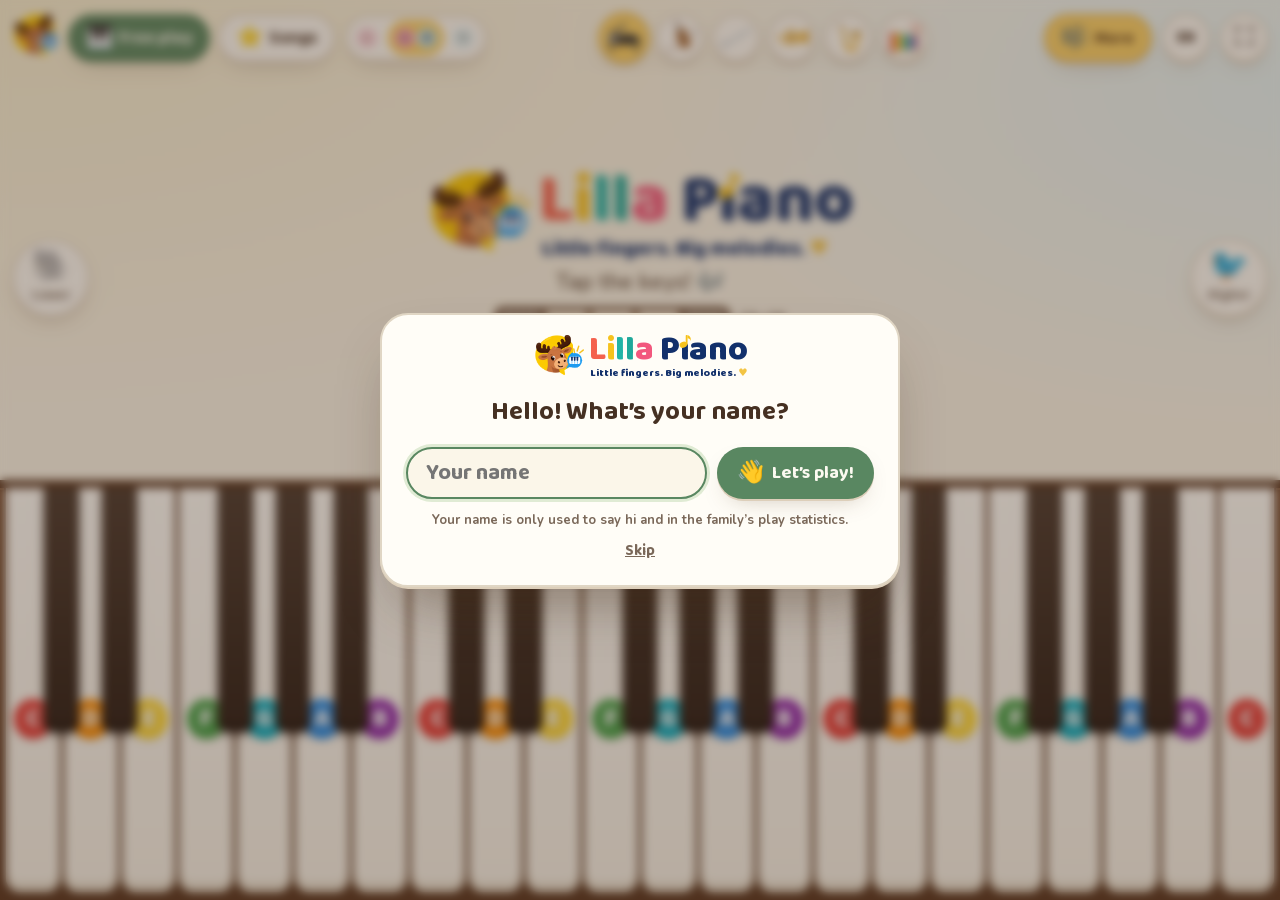
<file: index.html>
<!doctype html>
<html lang="en">
<head>
  <meta charset="utf-8">
  <meta name="viewport" content="width=device-width, initial-scale=1, viewport-fit=cover, user-scalable=no">
  <meta name="theme-color" content="#f8f3e6">
  <meta name="apple-mobile-web-app-capable" content="yes">
  <meta name="mobile-web-app-capable" content="yes">
  <meta name="apple-mobile-web-app-status-bar-style" content="black-translucent">
  <title>Lilla Piano</title>
  <link rel="manifest" href="manifest.webmanifest">
  <link rel="icon" href="icon.svg" type="image/svg+xml">
  <link rel="apple-touch-icon" href="assets/apple-touch-icon.png">
<link rel="preload" href="assets/fonts/Baloo2-latin.woff2" as="font" type="font/woff2" crossorigin>
  <link rel="preload" href="assets/fonts/Nunito-latin.woff2" as="font" type="font/woff2" crossorigin>
  <link rel="stylesheet" href="css/fonts.css">
  <link rel="stylesheet" href="css/style.css">
</head>
<body>
<div id="app" data-view="free">
  <header class="topbar">
    <div class="brand-mini" data-brand-mini></div>
    <nav class="modes">
      <button class="mode-btn" data-go="free" data-i18n-label="free">🎹<span data-i18n="free"></span></button>
      <button class="mode-btn" data-go="library" data-i18n-label="songs">⭐<span data-i18n="songs"></span></button>
    </nav>
    <button class="inst-chip" id="inst-chip" data-i18n-label="chooseInstrument"></button>
    <div class="hand-target" role="radiogroup" data-i18n-label="chooseHands">
      <button role="radio" data-target="L"><span class="tab-badge l" data-i18n="handL"></span></button>
      <button role="radio" data-target="both"><span class="tab-badge l" data-i18n="handL"></span><span class="tab-badge r" data-i18n="handR"></span></button>
      <button role="radio" data-target="R"><span class="tab-badge r" data-i18n="handR"></span></button>
    </div>
    <div class="instruments" id="instruments" role="radiogroup" aria-label="Instrument"></div>
    <button class="more-btn" id="more-inst" data-i18n-label="chooseInstrument">🎼<span data-i18n="more"></span></button>
    <button class="icon-btn lang-btn" id="lang-btn" data-i18n-label="language"></button>
    <button class="icon-btn fs-btn" id="fullscreen-btn" data-i18n-label="fullscreen">⛶</button>
  </header>

  <main class="stage">
    <section class="view view-free">
      <div class="float-area" id="float-area"></div>
      <button class="oct-btn" id="oct-down" data-i18n-label="lower"><span class="oct-emoji">🐘</span><span class="oct-label" data-i18n="lowerShort"></span></button>
      <div class="free-center">
        <div data-brand></div>
        <div class="free-hint" data-i18n="tapKeys"></div>
        <div class="range-map" id="range-map" aria-hidden="true"></div>
        <div class="rec-bar">
          <button class="rec-btn" id="rec-btn"><span class="rec-dot"></span><span class="rec-label" data-i18n="record"></span></button>
          <button class="tunes-btn" id="tunes-btn">📼<span data-i18n="myTunes"></span><span class="tunes-count" id="tunes-count"></span></button>
        </div>
      </div>
      <button class="oct-btn" id="oct-up" data-i18n-label="higher"><span class="oct-emoji">🐦</span><span class="oct-label" data-i18n="higherShort"></span></button>
    </section>

    <section class="view view-library" id="library"></section>

    <section class="view view-song">
      <div class="song-head">
        <button class="round-btn" id="song-back" data-i18n-label="back">⬅</button>
        <div class="song-title" id="song-title"></div>
        <div class="song-actions">
          <button class="inst-chip" id="inst-chip-song" data-i18n-label="chooseInstrument"></button>
          <button class="hands-toggle" id="btn-hands" data-i18n-label="switchHands"></button>
          <button class="big-btn listen" id="btn-listen">👂<span data-i18n="listen"></span></button>
          <button class="big-btn play" id="btn-play">🎹<span data-i18n="play"></span></button>
          <div class="speed-wrap">
            <button class="round-btn" id="btn-tempo" data-i18n-label="tempo" aria-haspopup="menu">🐇</button>
            <div class="speed-menu hidden" id="speed-menu" role="menu"></div>
          </div>
          <button class="icon-btn fs-btn song-fs" data-i18n-label="fullscreen">⛶</button>
        </div>
      </div>
      <div class="progress"><div class="progress-fill" id="progress"></div></div>
      <div class="song-subbar">
      <div class="view-switch" role="radiogroup" data-i18n-label="songView">
        <button data-songview="notes" role="radio">🎹<span data-i18n="viewNotes"></span></button>
        <button data-songview="sheet" role="radio">🎼<span data-i18n="viewSheet"></span></button>
        <button data-songview="solfege" role="radio">🎵<span data-i18n="viewSolfege"></span></button>
      </div>
      <div class="solfege-strip" id="solfege-strip"></div>
      </div>
      <canvas class="cascade" id="cascade"></canvas>
      <canvas class="cascade staff-view" id="sheet"></canvas>
      <div class="rotate-hint" data-i18n="rotate"></div>
    </section>
  </main>

  <div class="keyboard" id="keyboard"></div>

  <div class="sheet hidden" id="inst-sheet">
    <div class="sheet-card" role="dialog" data-i18n-label="chooseInstrument">
      <div class="sheet-head">
        <h2 data-i18n="chooseInstrument"></h2>
        <div class="hand-tabs" role="tablist">
          <button class="hand-tab" role="tab" data-hand="L"><span class="tab-badge l" data-i18n="handL"></span><span data-i18n="leftHand"></span></button>
          <button class="hand-tab" role="tab" data-hand="both"><span class="tab-badge l" data-i18n="handL"></span><span class="tab-badge r" data-i18n="handR"></span><span data-i18n="bothHands"></span></button>
          <button class="hand-tab" role="tab" data-hand="R"><span data-i18n="rightHand"></span><span class="tab-badge r" data-i18n="handR"></span></button>
        </div>
        <button class="round-btn" id="sheet-close" data-i18n-label="close">✕</button>
      </div>
      <div class="sheet-body" id="sheet-body"></div>
      <div class="sheet-foot">
        <button class="offline-btn" id="offline-btn"></button>
      </div>
    </div>
  </div>

  <div class="sheet hidden" id="hands-sheet">
    <div class="sheet-card hands-card" role="dialog" data-i18n-label="howToPlay">
      <div class="sheet-head">
        <h2 id="hands-song"></h2>
        <button class="round-btn" id="hands-close" data-i18n-label="close">✕</button>
      </div>
      <p class="hands-question" data-i18n="howToPlay"></p>
      <div class="hands-choices">
        <button class="hands-choice one" data-hands="one">
          <span class="hands-emoji">☝️</span>
          <strong data-i18n="oneHand"></strong>
          <small data-i18n="oneHandDesc"></small>
          <span class="hands-done" data-done="one">⭐</span>
        </button>
        <button class="hands-choice two" data-hands="two">
          <span class="hands-emoji">🙌</span>
          <strong data-i18n="twoHands"></strong>
          <small data-i18n="twoHandsDesc"></small>
          <span class="hands-done" data-done="two">⭐</span>
        </button>
        <button class="hands-choice chords" data-hands="chords">
          <span class="hands-emoji">💪</span>
          <strong data-i18n="chordHands"></strong>
          <small data-i18n="chordHandsDesc"></small>
          <span class="hands-done" data-done="chords">⭐</span>
        </button>
      </div>
    </div>
  </div>

  <div class="sheet hidden" id="welcome-sheet">
    <div class="sheet-card welcome-card" role="dialog" data-i18n-label="welcomeTitle">
      <div data-brand></div>
      <h2 data-i18n="welcomeTitle"></h2>
      <form id="welcome-form" autocomplete="off">
        <input id="welcome-name" maxlength="40" autocomplete="given-name" enterkeyhint="go" data-i18n-placeholder="namePlaceholder">
        <button class="big-btn play" type="submit">👋<span data-i18n="letsPlay"></span></button>
      </form>
      <p class="welcome-note" data-i18n="nameNote"></p>
      <button class="link-btn" id="welcome-skip" type="button" data-i18n="skip"></button>
    </div>
  </div>
  <div class="sheet hidden" id="tunes-sheet">
    <div class="sheet-card tunes-card" role="dialog" data-i18n-label="myTunes">
      <div class="sheet-head">
        <h2>📼 <span data-i18n="myTunes"></span></h2>
        <button class="round-btn" id="tunes-close" data-i18n-label="close">✕</button>
      </div>
      <p class="tunes-intro" data-i18n="tunesIntro"></p>
      <div class="tunes-list" id="tunes-list"></div>
    </div>
  </div>
  <div class="sheet hidden" id="credits-sheet">
    <div class="sheet-card credits-card" role="dialog" data-i18n-label="credits">
      <div class="sheet-head">
        <h2 data-i18n="credits"></h2>
        <button class="round-btn" id="credits-close" data-i18n-label="close">✕</button>
      </div>
      <div class="credits-body" id="credits-body"></div>
    </div>
  </div>
  <div class="greeting hidden" id="greeting" role="status"></div>

  <div class="celebrate hidden" id="celebrate">
    <div class="celebrate-card">
      <div class="celebrate-stars" id="celebrate-stars"></div>
      <h2 id="celebrate-title"></h2>
      <div class="celebrate-score"><span id="celebrate-score">0</span> <small id="celebrate-max"></small></div>
      <div class="celebrate-best" id="celebrate-best"></div>
      <div class="celebrate-actions">
        <button class="big-btn play" id="btn-again">🔁<span data-i18n="again"></span></button>
        <button class="big-btn listen" id="btn-more">⭐<span data-i18n="moreSongs"></span></button>
      </div>
    </div>
  </div>
  <canvas id="confetti"></canvas>
</div>
<script type="module" src="js/app.js"></script>
</body>
</html>
</file>
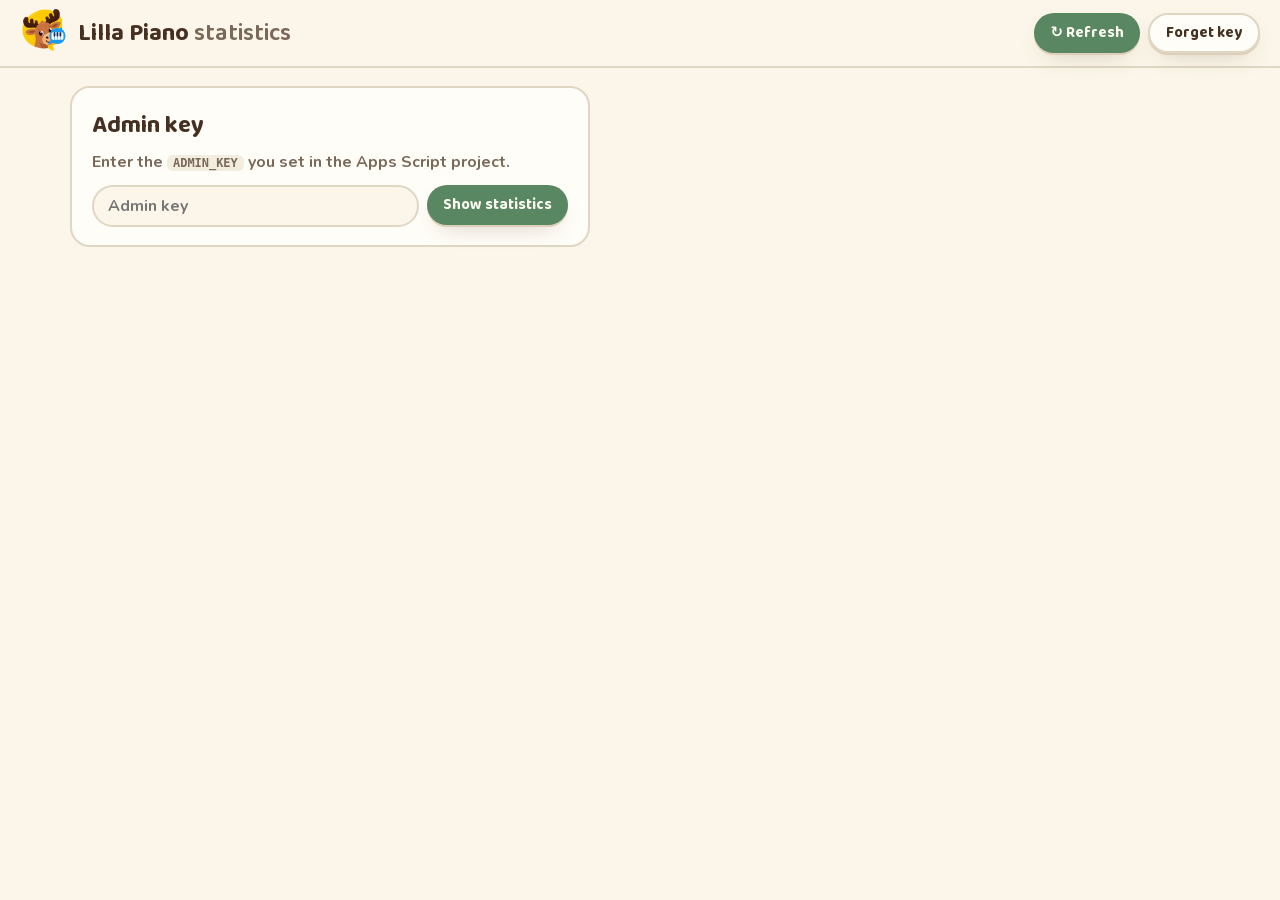
<file: admin.html>
<!doctype html>
<html lang="en">
<head>
  <meta charset="utf-8">
  <meta name="viewport" content="width=device-width, initial-scale=1">
  <meta name="robots" content="noindex">
  <title>Lilla Piano · Statistics</title>
  <link rel="icon" href="icon.svg" type="image/svg+xml">
  <link rel="stylesheet" href="css/fonts.css">
  <link rel="stylesheet" href="css/style.css">
  <link rel="stylesheet" href="css/admin.css">
</head>
<body class="admin">
  <header class="admin-head">
    <div class="brand-mini" data-brand-mini></div>
    <h1>Lilla Piano <span>statistics</span></h1>
    <div class="admin-actions">
      <span class="admin-updated" id="updated"></span>
      <button class="admin-btn" id="refresh">↻ Refresh</button>
      <button class="admin-btn ghost" id="forget">Forget key</button>
    </div>
  </header>

  <main class="admin-main">
    <form class="admin-login hidden" id="login">
      <h2>Admin key</h2>
      <p>Enter the <code>ADMIN_KEY</code> you set in the Apps Script project.</p>
      <div class="admin-row">
        <input id="key" type="password" autocomplete="current-password" placeholder="Admin key">
        <button class="admin-btn" type="submit">Show statistics</button>
      </div>
    </form>
    <p class="admin-message hidden" id="message"></p>
    <div id="stats"></div>
  </main>

  <script type="module" src="js/admin.js"></script>
</body>
</html>
</file>
<file: css/fonts.css>
/* Baloo 2 and Nunito (SIL Open Font License 1.1, see LICENSES/), served with the app instead of from Google. */
/* latin-ext */
@font-face {
  font-family: 'Baloo 2';
  font-style: normal;
  font-weight: 600;
  font-display: swap;
  src: url(../assets/fonts/Baloo2-latin-ext.woff2) format('woff2');
  unicode-range: U+0100-02BA, U+02BD-02C5, U+02C7-02CC, U+02CE-02D7, U+02DD-02FF, U+0304, U+0308, U+0329, U+1D00-1DBF, U+1E00-1E9F, U+1EF2-1EFF, U+2020, U+20A0-20AB, U+20AD-20C4, U+2113, U+2C60-2C7F, U+A720-A7FF;
}
/* latin */
@font-face {
  font-family: 'Baloo 2';
  font-style: normal;
  font-weight: 600;
  font-display: swap;
  src: url(../assets/fonts/Baloo2-latin.woff2) format('woff2');
  unicode-range: U+0000-00FF, U+0131, U+0152-0153, U+02BB-02BC, U+02C6, U+02DA, U+02DC, U+0304, U+0308, U+0329, U+2000-206F, U+20AC, U+2122, U+2191, U+2193, U+2212, U+2215, U+FEFF, U+FFFD;
}
/* latin-ext */
@font-face {
  font-family: 'Baloo 2';
  font-style: normal;
  font-weight: 700;
  font-display: swap;
  src: url(../assets/fonts/Baloo2-latin-ext.woff2) format('woff2');
  unicode-range: U+0100-02BA, U+02BD-02C5, U+02C7-02CC, U+02CE-02D7, U+02DD-02FF, U+0304, U+0308, U+0329, U+1D00-1DBF, U+1E00-1E9F, U+1EF2-1EFF, U+2020, U+20A0-20AB, U+20AD-20C4, U+2113, U+2C60-2C7F, U+A720-A7FF;
}
/* latin */
@font-face {
  font-family: 'Baloo 2';
  font-style: normal;
  font-weight: 700;
  font-display: swap;
  src: url(../assets/fonts/Baloo2-latin.woff2) format('woff2');
  unicode-range: U+0000-00FF, U+0131, U+0152-0153, U+02BB-02BC, U+02C6, U+02DA, U+02DC, U+0304, U+0308, U+0329, U+2000-206F, U+20AC, U+2122, U+2191, U+2193, U+2212, U+2215, U+FEFF, U+FFFD;
}
/* latin-ext */
@font-face {
  font-family: 'Baloo 2';
  font-style: normal;
  font-weight: 800;
  font-display: swap;
  src: url(../assets/fonts/Baloo2-latin-ext.woff2) format('woff2');
  unicode-range: U+0100-02BA, U+02BD-02C5, U+02C7-02CC, U+02CE-02D7, U+02DD-02FF, U+0304, U+0308, U+0329, U+1D00-1DBF, U+1E00-1E9F, U+1EF2-1EFF, U+2020, U+20A0-20AB, U+20AD-20C4, U+2113, U+2C60-2C7F, U+A720-A7FF;
}
/* latin */
@font-face {
  font-family: 'Baloo 2';
  font-style: normal;
  font-weight: 800;
  font-display: swap;
  src: url(../assets/fonts/Baloo2-latin.woff2) format('woff2');
  unicode-range: U+0000-00FF, U+0131, U+0152-0153, U+02BB-02BC, U+02C6, U+02DA, U+02DC, U+0304, U+0308, U+0329, U+2000-206F, U+20AC, U+2122, U+2191, U+2193, U+2212, U+2215, U+FEFF, U+FFFD;
}
/* cyrillic-ext */
@font-face {
  font-family: 'Nunito';
  font-style: normal;
  font-weight: 600;
  font-display: swap;
  src: url(../assets/fonts/Nunito-cyrillic-ext.woff2) format('woff2');
  unicode-range: U+0460-052F, U+1C80-1C8A, U+20B4, U+2DE0-2DFF, U+A640-A69F, U+FE2E-FE2F;
}
/* cyrillic */
@font-face {
  font-family: 'Nunito';
  font-style: normal;
  font-weight: 600;
  font-display: swap;
  src: url(../assets/fonts/Nunito-cyrillic.woff2) format('woff2');
  unicode-range: U+0301, U+0400-045F, U+0490-0491, U+04B0-04B1, U+2116;
}
/* latin-ext */
@font-face {
  font-family: 'Nunito';
  font-style: normal;
  font-weight: 600;
  font-display: swap;
  src: url(../assets/fonts/Nunito-latin-ext.woff2) format('woff2');
  unicode-range: U+0100-02BA, U+02BD-02C5, U+02C7-02CC, U+02CE-02D7, U+02DD-02FF, U+0304, U+0308, U+0329, U+1D00-1DBF, U+1E00-1E9F, U+1EF2-1EFF, U+2020, U+20A0-20AB, U+20AD-20C4, U+2113, U+2C60-2C7F, U+A720-A7FF;
}
/* latin */
@font-face {
  font-family: 'Nunito';
  font-style: normal;
  font-weight: 600;
  font-display: swap;
  src: url(../assets/fonts/Nunito-latin.woff2) format('woff2');
  unicode-range: U+0000-00FF, U+0131, U+0152-0153, U+02BB-02BC, U+02C6, U+02DA, U+02DC, U+0304, U+0308, U+0329, U+2000-206F, U+20AC, U+2122, U+2191, U+2193, U+2212, U+2215, U+FEFF, U+FFFD;
}
/* cyrillic-ext */
@font-face {
  font-family: 'Nunito';
  font-style: normal;
  font-weight: 700;
  font-display: swap;
  src: url(../assets/fonts/Nunito-cyrillic-ext.woff2) format('woff2');
  unicode-range: U+0460-052F, U+1C80-1C8A, U+20B4, U+2DE0-2DFF, U+A640-A69F, U+FE2E-FE2F;
}
/* cyrillic */
@font-face {
  font-family: 'Nunito';
  font-style: normal;
  font-weight: 700;
  font-display: swap;
  src: url(../assets/fonts/Nunito-cyrillic.woff2) format('woff2');
  unicode-range: U+0301, U+0400-045F, U+0490-0491, U+04B0-04B1, U+2116;
}
/* latin-ext */
@font-face {
  font-family: 'Nunito';
  font-style: normal;
  font-weight: 700;
  font-display: swap;
  src: url(../assets/fonts/Nunito-latin-ext.woff2) format('woff2');
  unicode-range: U+0100-02BA, U+02BD-02C5, U+02C7-02CC, U+02CE-02D7, U+02DD-02FF, U+0304, U+0308, U+0329, U+1D00-1DBF, U+1E00-1E9F, U+1EF2-1EFF, U+2020, U+20A0-20AB, U+20AD-20C4, U+2113, U+2C60-2C7F, U+A720-A7FF;
}
/* latin */
@font-face {
  font-family: 'Nunito';
  font-style: normal;
  font-weight: 700;
  font-display: swap;
  src: url(../assets/fonts/Nunito-latin.woff2) format('woff2');
  unicode-range: U+0000-00FF, U+0131, U+0152-0153, U+02BB-02BC, U+02C6, U+02DA, U+02DC, U+0304, U+0308, U+0329, U+2000-206F, U+20AC, U+2122, U+2191, U+2193, U+2212, U+2215, U+FEFF, U+FFFD;
}
/* cyrillic-ext */
@font-face {
  font-family: 'Nunito';
  font-style: normal;
  font-weight: 800;
  font-display: swap;
  src: url(../assets/fonts/Nunito-cyrillic-ext.woff2) format('woff2');
  unicode-range: U+0460-052F, U+1C80-1C8A, U+20B4, U+2DE0-2DFF, U+A640-A69F, U+FE2E-FE2F;
}
/* cyrillic */
@font-face {
  font-family: 'Nunito';
  font-style: normal;
  font-weight: 800;
  font-display: swap;
  src: url(../assets/fonts/Nunito-cyrillic.woff2) format('woff2');
  unicode-range: U+0301, U+0400-045F, U+0490-0491, U+04B0-04B1, U+2116;
}
/* latin-ext */
@font-face {
  font-family: 'Nunito';
  font-style: normal;
  font-weight: 800;
  font-display: swap;
  src: url(../assets/fonts/Nunito-latin-ext.woff2) format('woff2');
  unicode-range: U+0100-02BA, U+02BD-02C5, U+02C7-02CC, U+02CE-02D7, U+02DD-02FF, U+0304, U+0308, U+0329, U+1D00-1DBF, U+1E00-1E9F, U+1EF2-1EFF, U+2020, U+20A0-20AB, U+20AD-20C4, U+2113, U+2C60-2C7F, U+A720-A7FF;
}
/* latin */
@font-face {
  font-family: 'Nunito';
  font-style: normal;
  font-weight: 800;
  font-display: swap;
  src: url(../assets/fonts/Nunito-latin.woff2) format('woff2');
  unicode-range: U+0000-00FF, U+0131, U+0152-0153, U+02BB-02BC, U+02C6, U+02DA, U+02DC, U+0304, U+0308, U+0329, U+2000-206F, U+20AC, U+2122, U+2191, U+2193, U+2212, U+2215, U+FEFF, U+FFFD;
}
</file>
<file: css/style.css>
/* Lilla Piano – styled after Lilla Lingua (lillalingua.lovable.app):
   warm cream background, brown text, sage primary, terracotta accent, sun + sky highlights,
   Baloo 2 headings, Nunito body, soft "pressable" buttons. */

:root {
  --radius: 1.25rem;
  --background: oklch(97.3% 0.018 89);
  --foreground: oklch(33% 0.038 55);
  --card: oklch(99.3% 0.008 92);
  --primary: oklch(58% 0.077 149);
  --primary-foreground: oklch(98.5% 0.012 95);
  --secondary: oklch(92.5% 0.032 128);
  --secondary-foreground: oklch(36% 0.05 145);
  --muted: oklch(94.5% 0.019 90);
  --muted-foreground: oklch(53% 0.033 62);
  --accent: oklch(64.5% 0.146 41);
  --accent-foreground: oklch(99% 0.01 95);
  --sun: oklch(87.8% 0.132 88);
  --sun-foreground: oklch(35% 0.06 60);
  --sky: oklch(89% 0.048 220);
  --sky-foreground: oklch(35% 0.05 240);
  --border: oklch(88% 0.027 82);
  --edge: oklch(86% 0.032 78);
  --navy: #12306b; /* wordmark colour from the logo */
  --wood: oklch(47% 0.07 55);
  --wood-dark: oklch(36% 0.06 52);
  --lift: 0 2px 0 var(--edge), 0 10px 24px -12px oklch(40% 0.05 60 / 0.35);
  --lift-pressed: 0 0 0 var(--edge), 0 4px 10px -8px oklch(40% 0.05 60 / 0.35);
  --font-display: "Baloo 2", Nunito, ui-rounded, system-ui, sans-serif; /* Nunito covers Cyrillic */

  /* note colours (one per pitch class) – also used in js/music.js */
  --c0: #e53935; --c1: #f4511e; --c2: #fb8c00; --c3: #f9a825; --c4: #fdd835; --c5: #43a047;
  --c6: #7cb342; --c7: #00acc1; --c8: #26a69a; --c9: #1e88e5; --c10: #5e35b1; --c11: #8e24aa;
  --left-hand: oklch(80% 0.1 0);
  --right-hand: var(--sky);
}

* { box-sizing: border-box; -webkit-tap-highlight-color: transparent; }

html, body {
  margin: 0;
  height: 100%;
  overflow: hidden;
  background: var(--background);
  color: var(--foreground);
  font-family: Nunito, ui-sans-serif, system-ui, sans-serif;
  font-weight: 700;
  overscroll-behavior: none;
  user-select: none;
  -webkit-user-select: none;
  -webkit-touch-callout: none;
}

button {
  font: inherit;
  font-family: var(--font-display);
  color: inherit;
  border: 0;
  cursor: pointer;
  touch-action: manipulation;
}

h1, h2, h3 { font-family: var(--font-display); font-weight: 700; }

#app {
  height: 100vh;
  height: 100dvh;
  display: flex;
  flex-direction: column;
  background:
    radial-gradient(120% 80% at 0% 0%, oklch(95% 0.04 95) 0%, transparent 60%),
    radial-gradient(90% 70% at 100% 10%, oklch(95% 0.03 220 / 0.6) 0%, transparent 55%),
    var(--background);
  padding-top: env(safe-area-inset-top);
}

/* shared "soft pressable" surface */
.mode-btn, .inst-btn, .icon-btn, .more-btn, .round-btn, .theme-chip, .song-card,
.hands-toggle, .inst-card, .hands-choice {
  background: var(--card);
  border: 2px solid var(--border);
  box-shadow: var(--lift);
  transition: transform 0.12s, box-shadow 0.12s, background 0.15s;
}
.mode-btn:active, .inst-btn:active, .icon-btn:active, .more-btn:active, .round-btn:active,
.theme-chip:active, .song-card:active, .inst-card:active, .hands-choice:active {
  transform: translateY(2px);
  box-shadow: var(--lift-pressed);
}

/* ---------- brand (moose logo with a piano bubble) ---------- */

.brand { display: flex; align-items: center; gap: 0.4em; font-size: clamp(14px, 2.4vw, 22px); }
.brand-mark { position: relative; width: 4.7em; height: 4.4em; flex: 0 0 auto; }
.brand-mark img { position: absolute; left: 0; top: 0; width: 3.7em; height: auto; }
.brand-bubble { position: absolute; left: 2.95em; top: 1.75em; width: 1.6em; height: 1.6em; }
.brand-sparks { position: absolute; left: 3.7em; top: 1.05em; width: 1em; height: 0.9em; }
.brand-text { display: flex; flex-direction: column; line-height: 0.9; }
.brand-name {
  font-family: var(--font-display);
  font-weight: 800;
  font-size: 3.1em;
  letter-spacing: -0.01em;
  white-space: nowrap;
}
.brand-name .pianot { color: var(--navy); }
.brand-name .dotless { position: relative; }
.brand-name .note-dot {
  position: absolute;
  left: 50%;
  top: 0.36em;
  transform: translateX(-40%);
  width: 0.42em;
  height: 0.42em;
}
.brand-tag {
  font-family: var(--font-display);
  font-weight: 800;
  font-size: 0.95em;
  color: var(--navy);
  margin-top: 0.35em;
  padding-left: 0.15em;
}
.brand-tag::after { content: " ♥"; color: oklch(84% 0.15 88); }

.brand-mini { display: none; width: 46px; height: 46px; position: relative; flex: 0 0 auto; }
.brand-mini img { width: 42px; height: auto; position: absolute; left: 0; top: -3px; }
.brand-mini .brand-bubble { left: 27px; top: 17px; width: 19px; height: 19px; }
@media (min-width: 900px) { .brand-mini { display: block; } }

/* ---------- top bar ---------- */

.topbar {
  display: flex;
  align-items: center;
  gap: 10px;
  padding: 10px max(12px, env(safe-area-inset-right)) 10px max(12px, env(safe-area-inset-left));
  flex: 0 0 auto;
}

.modes { display: flex; gap: 8px; }

.mode-btn {
  display: flex;
  align-items: center;
  gap: 6px;
  height: 48px;
  padding: 0 16px;
  border-radius: 36px;
  font-size: 22px;
  font-weight: 700;
}
.mode-btn span { font-size: 17px; }
.mode-btn.active {
  background: var(--primary);
  border-color: var(--primary);
  color: var(--primary-foreground);
}

.instruments {
  display: flex;
  gap: 8px;
  flex: 1;
  justify-content: center;
  overflow-x: auto;
  scrollbar-width: none;
  padding: 4px 4px 8px;
  margin-bottom: -4px;
}
.instruments::-webkit-scrollbar { display: none; }

.inst-btn {
  flex: 0 0 auto;
  display: flex;
  align-items: center;
  justify-content: center;
  gap: 6px;
  width: 48px;
  height: 48px;
  padding: 0;
  border-radius: 50%;
}
.inst-name { font-size: 15px; }
.inst-btn .inst-name { display: none; }
.inst-btn[aria-checked="true"] {
  background: var(--sun);
  border-color: oklch(80% 0.13 85);
  transform: scale(1.08);
}
.inst-btn.loading .inst-icon { animation: loading 0.9s ease-in-out infinite; }
@keyframes loading { 50% { opacity: 0.3; transform: scale(0.85); } }

.icon-btn {
  width: 48px;
  height: 48px;
  border-radius: 50%;
  font-size: 20px;
  flex: 0 0 auto;
}
.lang-btn { font-size: 15px; font-weight: 800; letter-spacing: 0.5px; }

.more-btn {
  flex: 0 0 auto;
  display: flex;
  align-items: center;
  gap: 6px;
  height: 48px;
  padding: 0 16px;
  border-radius: 36px;
  background: var(--sun);
  border-color: oklch(80% 0.13 85);
  color: var(--sun-foreground);
  font-size: 22px;
}
.more-btn span { font-size: 16px; font-weight: 700; }

@media (max-width: 700px) {
  .mode-btn span, .more-btn span { display: none; }
  .mode-btn, .more-btn { width: 48px; padding: 0; justify-content: center; }
  .topbar { gap: 6px; }
  .instruments { justify-content: flex-start; }
}

/* ---------- stage ---------- */

.stage { flex: 1 1 auto; min-height: 0; position: relative; }

.view { display: none; height: 100%; }
[data-view="free"] .view-free,
[data-view="library"] .view-library,
[data-view="song"] .view-song { display: flex; }

.round-btn {
  width: 52px;
  height: 52px;
  border-radius: 50%;
  font-size: 20px;
  flex: 0 0 auto;
  color: var(--foreground);
}

/* free play */
.view-free {
  position: relative;
  align-items: center;
  justify-content: space-between;
  padding: 0 max(12px, env(safe-area-inset-right)) 0 max(12px, env(safe-area-inset-left));
}
.view-free .round-btn { position: relative; z-index: 2; }
.free-center { display: flex; flex-direction: column; align-items: center; gap: 4px; min-width: 0; }
.free-hint { color: var(--muted-foreground); font-size: clamp(15px, 2.4vw, 22px); }
@media (max-height: 560px) { .view-free .brand { font-size: 12px; } }
@media (max-height: 430px) { .view-free .brand { display: none; } }
.float-area { position: absolute; inset: 0; overflow: hidden; pointer-events: none; }
.float-note {
  position: absolute;
  bottom: 0;
  font-size: clamp(32px, 6vw, 56px);
  transform: translateX(-50%);
  text-shadow: 0 2px 6px oklch(40% 0.05 60 / 0.25);
  animation: float-up 1.6s ease-out forwards;
}
@keyframes float-up {
  from { opacity: 1; transform: translate(-50%, 0) scale(0.6); }
  to { opacity: 0; transform: translate(calc(-50% + var(--drift)), -220px) scale(1.3) rotate(15deg); }
}

/* library */
.view-library {
  flex-direction: column;
  gap: 16px;
  overflow-y: auto;
  padding: 4px max(16px, env(safe-area-inset-right)) 28px max(16px, env(safe-area-inset-left));
}
.library-brand { display: flex; justify-content: center; padding: 4px 0 2px; }
.library-brand .brand { font-size: clamp(11px, 1.8vw, 16px); }
.theme-chips { display: flex; gap: 8px; flex-wrap: wrap; }
.theme-chip {
  display: flex;
  align-items: center;
  gap: 6px;
  height: 44px;
  padding: 0 16px;
  border-radius: 36px;
  font-size: 16px;
  font-weight: 700;
}
.theme-chip span { font-size: 20px; }
.theme-chip.active {
  background: var(--secondary);
  border-color: var(--primary);
  color: var(--secondary-foreground);
}
.level-title {
  display: flex;
  align-items: baseline;
  gap: 10px;
  margin: 6px 0 10px;
  font-size: 26px;
}
.level-title .stars { color: var(--lc); letter-spacing: 2px; }
.level-title small { font-family: Nunito, sans-serif; font-size: 15px; color: var(--muted-foreground); font-weight: 700; }
.song-grid {
  display: grid;
  grid-template-columns: repeat(auto-fill, minmax(150px, 1fr));
  gap: 14px;
}
.song-card {
  position: relative;
  display: flex;
  flex-direction: column;
  align-items: center;
  gap: 4px;
  padding: 22px 10px 14px;
  border-radius: var(--radius);
  overflow: hidden;
}
.song-card::before { /* level colour strip */
  content: "";
  position: absolute;
  inset: 0 0 auto 0;
  height: 6px;
  background: var(--lc);
}
.song-card .song-emoji { font-size: 46px; line-height: 1.15; }
.song-card .song-name { font-family: var(--font-display); font-size: 17px; font-weight: 700; text-align: center; line-height: 1.1; }
.song-sub { font-size: 12px; color: var(--muted-foreground); text-align: center; line-height: 1.15; }
.song-flag { position: absolute; top: 12px; left: 10px; font-size: 16px; }
.song-done { position: absolute; top: 10px; right: 10px; font-size: 15px; letter-spacing: 1px; color: oklch(72% 0.16 80); }
.empty { color: var(--muted-foreground); font-size: 18px; text-align: center; margin-top: 30px; }

/* song view */
.view-song { flex-direction: column; position: relative; }
.song-head {
  display: flex;
  align-items: center;
  gap: 10px;
  padding: 2px max(12px, env(safe-area-inset-right)) 8px max(12px, env(safe-area-inset-left));
}
.song-title {
  flex: 1;
  min-width: 0;
  display: flex;
  align-items: center;
  gap: 8px;
  font-family: var(--font-display);
  font-size: clamp(17px, 2.6vw, 28px);
  font-weight: 700;
}
.song-title .song-emoji { font-size: 1.35em; }
.song-title-text { display: flex; flex-direction: column; min-width: 0; line-height: 1.05; }
.song-title-main { overflow: hidden; text-overflow: ellipsis; white-space: nowrap; }
.song-title-text small {
  font-family: Nunito, sans-serif;
  font-size: 0.5em;
  color: var(--muted-foreground);
  overflow: hidden;
  text-overflow: ellipsis;
  white-space: nowrap;
}
.song-title .stars { font-size: 0.75em; letter-spacing: 1px; }
.song-actions { display: flex; gap: 8px; align-items: center; }

.big-btn {
  display: flex;
  align-items: center;
  gap: 8px;
  height: 52px;
  padding: 0 20px;
  border-radius: 36px;
  font-size: 22px;
  font-weight: 700;
  box-shadow: var(--lift);
  transition: transform 0.12s, box-shadow 0.12s;
}
.big-btn span { font-size: 18px; }
.big-btn:active { transform: translateY(2px); box-shadow: var(--lift-pressed); }
.big-btn.listen { background: var(--sky); color: var(--sky-foreground); }
.big-btn.play { background: var(--primary); color: var(--primary-foreground); }
.big-btn.active { outline: 3px solid var(--sun); outline-offset: 2px; }
.big-btn.pulse { animation: pulse 1.2s ease-in-out infinite; }
@keyframes pulse { 50% { transform: scale(1.08); } }

@media (max-width: 700px) {
  .big-btn span { display: none; }
  .big-btn { width: 52px; padding: 0; justify-content: center; }
}

.hands-toggle {
  display: flex;
  align-items: center;
  height: 52px;
  padding: 3px;
  border-radius: 36px;
  font-size: 22px;
}
.hands-toggle span { width: 42px; height: 42px; display: grid; place-items: center; border-radius: 50%; opacity: 0.45; }
.hands-toggle span.on { background: var(--sun); opacity: 1; }

.progress {
  height: 8px;
  margin: 0 max(12px, env(safe-area-inset-right)) 0 max(12px, env(safe-area-inset-left));
  border-radius: 4px;
  background: var(--muted);
  border: 1px solid var(--border);
  overflow: hidden;
}
.progress-fill {
  height: 100%;
  width: 0;
  background: linear-gradient(90deg, var(--c0), var(--c4), var(--c5), var(--c9), var(--c11));
  transition: width 0.3s;
}

.cascade {
  flex: 1 1 0;
  height: 0;
  min-height: 0;
  width: 100%;
  display: block;
  background:
    linear-gradient(oklch(97% 0.018 89 / 0), oklch(90% 0.03 80 / 0.7)),
    repeating-linear-gradient(0deg, transparent 0 39px, oklch(40% 0.04 60 / 0.05) 39px 40px);
}

.rotate-hint {
  display: none;
  position: absolute;
  left: 50%;
  top: 50%;
  transform: translate(-50%, -50%);
  padding: 10px 16px;
  border-radius: var(--radius);
  background: var(--card);
  border: 2px solid var(--border);
  color: var(--muted-foreground);
  font-size: 15px;
  white-space: nowrap;
  pointer-events: none;
}
@media (orientation: portrait) and (max-width: 600px) {
  [data-wide="true"] .rotate-hint { display: block; }
}

/* ---------- keyboard (wooden frame) ---------- */

.keyboard {
  flex: 0 0 auto;
  height: clamp(150px, 56dvh, 420px);
  padding: 0 max(4px, env(safe-area-inset-right)) max(6px, env(safe-area-inset-bottom)) max(4px, env(safe-area-inset-left));
  background: linear-gradient(var(--wood), var(--wood-dark));
  border-top: 8px solid var(--wood-dark);
  box-shadow: inset 0 2px 0 oklch(60% 0.07 60 / 0.6);
  touch-action: none;
}
[data-view="song"] .keyboard { height: clamp(140px, 44dvh, 360px); }
[data-view="library"] .keyboard { display: none; }

.keys { position: relative; display: flex; height: 100%; }

.key { --kc: #888; }

.key.white {
  position: relative;
  flex: 1 1 0;
  min-width: 0;
  display: flex;
  align-items: flex-end;
  justify-content: center;
  padding-bottom: 12%;
  background: linear-gradient(oklch(99.5% 0.006 92), oklch(96% 0.014 88));
  border: 2px solid var(--wood-dark);
  border-top: 0;
  border-radius: 0 0 16px 16px;
  box-shadow: inset 0 -10px 0 oklch(90% 0.022 85);
  transition: transform 0.05s;
}
.key .pad {
  width: min(72%, 54px);
  aspect-ratio: 1;
  border-radius: 50%;
  background: var(--kc);
  display: grid;
  place-items: center;
  font-family: var(--font-display);
  font-size: clamp(14px, 2.6vw, 25px);
  font-weight: 800;
  color: #fff;
  text-shadow: 0 1px 2px rgba(0, 0, 0, 0.3);
  box-shadow: 0 2px 0 rgba(0, 0, 0, 0.12);
  transition: filter 0.2s, transform 0.2s;
  pointer-events: none;
}
.key.white.down,
.key.white.playing {
  background: color-mix(in srgb, var(--kc) 40%, white);
  box-shadow: inset 0 -4px 0 oklch(90% 0.022 85);
  transform: translateY(2px);
}

.key.black {
  position: absolute;
  top: 0;
  height: 60%;
  z-index: 2;
  background: linear-gradient(oklch(36% 0.03 55), oklch(24% 0.025 50));
  border-radius: 0 0 10px 10px;
  box-shadow: inset 0 -7px 0 oklch(18% 0.02 50), 0 4px 6px oklch(20% 0.03 50 / 0.4);
}
.key.black.down,
.key.black.playing {
  background: var(--kc);
  box-shadow: inset 0 -3px 0 rgba(0, 0, 0, 0.35);
}

/* guided + listen: dim everything except the targets */
.keyboard.guided .key .pad { filter: grayscale(1) opacity(0.3); }
.keyboard.guided .key.playing .pad,
.keyboard.guided .key.down .pad { filter: none; }

.key.white.target {
  background: color-mix(in srgb, var(--kc) 22%, white);
  box-shadow: inset 0 0 0 4px var(--kc), 0 0 28px var(--kc);
  z-index: 1;
}
.key.black.target {
  background: var(--kc);
  box-shadow: 0 0 22px var(--kc);
  animation: glow 1s ease-in-out infinite;
  z-index: 3;
}
.keyboard.guided .key.target .pad { filter: none; animation: bounce 0.9s ease-in-out infinite; }
.key.target.hit .pad { animation: none; transform: scale(0.8); }
.key.target.hit { box-shadow: inset 0 0 0 4px var(--primary); }
@keyframes bounce { 50% { transform: translateY(-14px) scale(1.12); } }
@keyframes glow { 50% { box-shadow: 0 0 6px var(--kc); } }

.key.wiggle { animation: wiggle 0.4s; }
@keyframes wiggle {
  20% { transform: translateX(-4px); }
  40% { transform: translateX(4px); }
  60% { transform: translateX(-3px); }
  80% { transform: translateX(2px); }
}

.hand-badge {
  position: absolute;
  top: 8px;
  left: 50%;
  transform: translateX(-50%);
  min-width: 26px;
  height: 26px;
  padding: 0 6px;
  border-radius: 13px;
  display: none;
  place-items: center;
  font-family: var(--font-display);
  font-size: 14px;
  font-weight: 800;
  color: var(--foreground);
  pointer-events: none;
}
.key.hand-L .hand-badge:not(:empty) { display: grid; background: var(--left-hand); }
.key.hand-R .hand-badge:not(:empty) { display: grid; background: var(--right-hand); }

/* short screens (phones in landscape): give the falling notes more room */
@media (max-height: 520px) {
  [data-view="song"] .topbar { display: none; }
  [data-view="song"] .keyboard { height: 42dvh; }
  .song-head { padding-top: 8px; }
  .song-head .round-btn, .big-btn, .hands-toggle { height: 44px; }
  .song-head .round-btn { width: 44px; }
  .hands-toggle span { width: 36px; height: 36px; font-size: 19px; }
  .mode-btn, .inst-btn, .icon-btn, .more-btn { height: 44px; }
  .inst-btn, .icon-btn { width: 44px; }
  .topbar { padding-top: 6px; padding-bottom: 6px; }
  .key .pad { width: min(60%, 40px); }
  .key.white { padding-bottom: 8%; }
}
@media (max-width: 700px) {
  .hands-toggle span { width: 38px; height: 38px; font-size: 19px; }
}

/* ---------- dialogs ---------- */

.sheet, .celebrate {
  position: fixed;
  inset: 0;
  z-index: 15;
  display: grid;
  place-items: center;
  padding: max(12px, env(safe-area-inset-top)) max(12px, env(safe-area-inset-right)) max(12px, env(safe-area-inset-bottom)) max(12px, env(safe-area-inset-left));
  background: oklch(33% 0.038 55 / 0.35);
  backdrop-filter: blur(5px);
}
.celebrate { z-index: 20; }
.sheet.hidden, .celebrate.hidden { display: none; }

.sheet-card, .celebrate-card {
  background: var(--card);
  color: var(--foreground);
  border: 2px solid var(--border);
  border-radius: calc(var(--radius) * 1.4);
  box-shadow: 0 2px 0 var(--edge), 0 30px 60px -20px oklch(30% 0.05 60 / 0.45);
  animation: pop 0.35s cubic-bezier(0.2, 1.4, 0.4, 1);
}
.sheet-card {
  width: min(960px, 100%);
  max-height: 100%;
  display: flex;
  flex-direction: column;
  overflow: hidden;
}
.sheet-head {
  display: flex;
  align-items: center;
  justify-content: space-between;
  padding: 14px 16px 4px 22px;
}
.sheet-head h2 { margin: 0; font-size: 26px; }
.sheet-head .round-btn { width: 46px; height: 46px; background: var(--muted); }
.sheet-body { overflow-y: auto; padding: 4px 18px 22px; }
@keyframes pop { from { transform: scale(0.3); opacity: 0; } }

/* instrument picker */
.family h3 { display: flex; align-items: center; gap: 8px; margin: 14px 0 8px; font-size: 20px; color: var(--fc); }
.family h3 .inst-icon { width: 30px; height: 30px; }
.inst-grid { display: grid; grid-template-columns: repeat(auto-fill, minmax(108px, 1fr)); gap: 10px; }
.inst-card {
  display: flex;
  flex-direction: column;
  align-items: center;
  gap: 4px;
  padding: 12px 6px 10px;
  border-radius: var(--radius);
  background: color-mix(in srgb, var(--fc) 8%, var(--card));
  color: var(--foreground);
}
.inst-card.selected { border-color: var(--fc); background: color-mix(in srgb, var(--fc) 22%, var(--card)); }
.inst-card .inst-name { display: block; font-size: 14px; text-align: center; line-height: 1.1; font-weight: 700; }
.inst-icon { display: grid; place-items: center; }
.inst-icon svg { width: 100%; height: 100%; }
.inst-btn .inst-icon { width: 34px; height: 34px; }
.inst-card .inst-icon { width: 56px; height: 56px; }

/* one or two hands */
.hands-card { width: min(780px, 100%); }
.hands-card .sheet-head h2 { display: flex; align-items: center; gap: 8px; font-size: 24px; }
.hands-question { margin: 0 22px 4px; font-size: 18px; color: var(--muted-foreground); }
.hands-choices { display: grid; grid-template-columns: repeat(3, 1fr); gap: 12px; padding: 10px 20px 22px; }
.hands-choice {
  position: relative;
  display: flex;
  flex-direction: column;
  align-items: center;
  gap: 4px;
  padding: 20px 12px;
  border-radius: var(--radius);
  color: var(--foreground);
  border-width: 3px;
}
.hands-choice.one { background: var(--secondary); border-color: var(--primary); }
.hands-choice.two { background: oklch(94% 0.05 88); border-color: oklch(80% 0.13 85); }
.hands-choice.chords { background: oklch(94% 0.04 40); border-color: var(--accent); }
.hands-emoji { font-size: clamp(48px, 10vw, 72px); line-height: 1.1; }
.hands-choice strong { font-family: var(--font-display); font-size: 24px; font-weight: 700; }
.hands-choice small { font-size: 14px; color: var(--muted-foreground); text-align: center; }
.hands-done { position: absolute; top: 8px; right: 12px; display: flex; flex-direction: column; align-items: flex-end; line-height: 1.1; }
.hands-done[hidden] { display: none; }
.hands-done .best-stars { font-size: 20px; letter-spacing: 1px; color: oklch(72% 0.16 80); }
.hands-done .best-score { font-size: 13px; font-weight: 800; color: var(--muted-foreground); }
@media (max-height: 520px) {
  .hands-choice { padding: 10px; }
  .hands-emoji { font-size: 44px; }
}

/* celebration */
.celebrate-card { padding: 26px 34px; text-align: center; }
.celebrate-stars { display: flex; justify-content: center; gap: 8px; font-size: 64px; line-height: 1; }
.cstar { color: oklch(88% 0.02 80); opacity: 0; transform: scale(0.3); animation: star-pop 0.45s cubic-bezier(.3,1.6,.5,1) forwards; }
.cstar.on { color: oklch(78% 0.17 80); text-shadow: 0 3px 0 oklch(65% 0.15 70); }
@keyframes star-pop { to { opacity: 1; transform: scale(1); } }
.celebrate-card h2 { margin: 8px 0 4px; font-size: 38px; color: var(--primary); }
.celebrate-score { font-family: var(--font-display); font-size: 34px; font-weight: 800; font-variant-numeric: tabular-nums; }
.celebrate-score small { font-family: Nunito, sans-serif; font-size: 16px; color: var(--muted-foreground); }
.celebrate-best { min-height: 26px; margin: 2px 0 14px; font-size: 16px; font-weight: 700; color: var(--muted-foreground); }
.celebrate-best.new { color: var(--accent); animation: pulse 1.2s ease-in-out 3; }
.best-badge { font-size: 0.55em; font-family: Nunito, sans-serif; font-weight: 800; white-space: nowrap; color: var(--muted-foreground); }
.best-badge .best-stars { color: oklch(72% 0.16 80); letter-spacing: 1px; }
@media (max-height: 520px) {
  .celebrate-card { padding: 16px 26px; }
  .celebrate-stars { font-size: 44px; }
  .celebrate-card h2 { font-size: 28px; }
  .celebrate-score { font-size: 26px; }
  .celebrate-best { margin-bottom: 8px; }
}
.celebrate-actions { display: flex; gap: 12px; justify-content: center; }
.celebrate-actions .big-btn span { display: inline; }
.celebrate-actions .big-btn { width: auto; padding: 0 20px; }

#confetti {
  position: fixed;
  inset: 0;
  width: 100%;
  height: 100%;
  z-index: 30;
  pointer-events: none;
}

/* offline download (instrument picker footer) */
.sheet-foot { padding: 10px 18px 16px; border-top: 2px solid var(--muted); }
.offline-btn {
  width: 100%;
  min-height: 48px;
  padding: 8px 16px;
  border-radius: 36px;
  background: var(--secondary);
  color: var(--secondary-foreground);
  border: 2px solid var(--border);
  font-size: 16px;
  font-weight: 700;
  box-shadow: var(--lift);
}
.offline-btn:disabled { box-shadow: none; cursor: default; }
.offline-btn[data-status="saving"] { background: var(--sky); color: var(--sky-foreground); }
.offline-btn[data-status="retry"] { background: oklch(93% 0.05 60); color: var(--sun-foreground); }

/* ---------- note views: notes / sheet music / do-re-mi ---------- */

.song-subbar {
  display: flex;
  align-items: center;
  gap: 10px;
  padding: 6px max(12px, env(safe-area-inset-right)) 4px max(12px, env(safe-area-inset-left));
  flex: 0 0 auto;
  min-width: 0;
}
.view-switch {
  flex: 0 0 auto;
  display: flex;
  gap: 2px;
  padding: 3px;
  border-radius: 36px;
  background: var(--card);
  border: 2px solid var(--border);
  box-shadow: var(--lift);
}
.view-switch button {
  display: flex;
  align-items: center;
  gap: 4px;
  height: 34px;
  padding: 0 12px;
  border-radius: 30px;
  background: transparent;
  font-size: 17px;
  color: var(--muted-foreground);
}
.view-switch button span { font-size: 14px; font-weight: 700; }
.view-switch button[aria-checked="true"] { background: var(--secondary); color: var(--secondary-foreground); }
@media (max-width: 900px) { .view-switch button span { display: none; } .view-switch button { padding: 0 10px; } }
@media (max-height: 520px) { .view-switch button { height: 30px; } .song-subbar { padding-top: 4px; padding-bottom: 2px; } }

.staff-view { background: linear-gradient(oklch(98.5% 0.012 90), oklch(96% 0.018 88)); }
[data-songview="sheet"] #cascade { display: none; }
#app:not([data-songview="sheet"]) #sheet { display: none; }

.solfege-strip {
  position: relative; /* chips measure their offset from the strip itself */
  display: none;
  gap: 6px;
  overflow-x: auto;
  scrollbar-width: none;
  padding: 6px 4px;
  flex: 1 1 auto;
  min-width: 0;
}
.solfege-strip::-webkit-scrollbar { display: none; }
[data-songview="solfege"] .solfege-strip { display: flex; }
.syl {
  flex: 0 0 auto;
  min-width: 44px;
  padding: 2px 10px;
  border-radius: 20px;
  text-align: center;
  font-family: var(--font-display);
  font-weight: 800;
  font-size: 20px;
  color: #fff;
  background: var(--sc);
  text-shadow: 0 1px 2px rgba(0, 0, 0, 0.25);
  transition: transform 0.2s, opacity 0.2s;
}
.syl.done { opacity: 0.35; }
.syl.current { transform: scale(1.3); box-shadow: 0 0 0 3px var(--sun), 0 4px 10px -4px rgba(0, 0, 0, 0.3); }
@media (max-height: 520px) { .syl { font-size: 16px; min-width: 36px; } }

.keyboard.solfege .key .pad { font-size: clamp(12px, 2.1vw, 21px); letter-spacing: -0.02em; }

/* ---------- free play: lower / higher + range map ---------- */

.oct-btn {
  position: relative;
  z-index: 2;
  flex: 0 0 auto;
  display: flex;
  flex-direction: column;
  align-items: center;
  justify-content: center;
  gap: 0;
  width: 78px;
  height: 78px;
  border-radius: 50%;
  background: var(--card);
  border: 2px solid var(--border);
  box-shadow: var(--lift);
  color: var(--foreground);
  transition: transform 0.12s, box-shadow 0.12s, opacity 0.2s;
}
.oct-btn:active { transform: translateY(2px); box-shadow: var(--lift-pressed); }
.oct-btn:disabled { opacity: 0.35; box-shadow: none; cursor: default; }
.oct-emoji { font-size: 32px; line-height: 1.1; }
.oct-label { font-size: 13px; font-weight: 700; color: var(--muted-foreground); }
@media (max-height: 560px) {
  .oct-btn { width: 60px; height: 60px; }
  .oct-emoji { font-size: 24px; }
  .oct-label { font-size: 11px; }
}

.range-map { display: flex; align-items: center; gap: 10px; margin-top: 6px; }
.rm-keys { display: flex; gap: 3px; padding: 4px; border-radius: 8px; background: var(--wood-dark); }
.rm-oct { display: flex; gap: 1px; padding: 0 1px; border-radius: 4px; }
.rm-oct i { width: 5px; height: 16px; border-radius: 0 0 2px 2px; background: oklch(80% 0.02 80); }
.rm-oct.on { background: var(--sun); }
.rm-oct.on i { background: #fff; }
.rm-label { font-family: var(--font-display); font-weight: 800; font-size: 15px; color: var(--muted-foreground); }
@media (max-height: 430px) { .range-map { display: none; } }

/* hands dialog on narrow screens: one row per choice (icon left, text right) */
@media (max-width: 640px) {
  .hands-choices { grid-template-columns: 1fr; gap: 10px; }
  .hands-choice {
    display: grid;
    grid-template-columns: auto 1fr;
    grid-template-rows: auto auto;
    column-gap: 14px;
    align-items: center;
    text-align: left;
    padding: 12px 16px;
  }
  .hands-choice .hands-emoji { grid-row: 1 / 3; font-size: 40px; }
  .hands-choice strong { font-size: 20px; }
  .hands-choice small { text-align: left; }
}

/* narrow phones (portrait): smaller octave buttons and logo so nothing overlaps */
@media (max-width: 600px) {
  .view-free { gap: 6px; }
  .view-free .brand { font-size: 8.5px; }
  .free-hint { font-size: 14px; }
  .oct-btn { width: 54px; height: 54px; }
  .oct-emoji { font-size: 22px; }
  .oct-label { display: none; }
  .rm-oct i { width: 3px; height: 12px; }
  .rm-label { font-size: 13px; white-space: nowrap; }
  .range-map { gap: 6px; }
}

/* ---------- name, greeting, favourites ---------- */

input { user-select: text; -webkit-user-select: text; font: inherit; }

.welcome-card { width: min(520px, 100%); padding: 18px 24px 16px; text-align: center; align-items: center; }
.welcome-card .brand { justify-content: center; font-size: 11px; }
.welcome-card h2 { margin: 10px 0 14px; font-size: 26px; }
#welcome-form { display: flex; gap: 10px; width: 100%; }
#welcome-name {
  flex: 1;
  min-width: 0;
  height: 52px;
  padding: 0 18px;
  border-radius: 36px;
  border: 2px solid var(--border);
  background: var(--background);
  color: var(--foreground);
  font-family: var(--font-display);
  font-size: 22px;
  font-weight: 700;
  outline: none;
}
#welcome-name:focus { border-color: var(--primary); box-shadow: 0 0 0 3px var(--secondary); }
.welcome-note { margin: 12px 0 4px; font-size: 13px; color: var(--muted-foreground); }
.link-btn { background: none; padding: 6px 10px; font-size: 15px; color: var(--muted-foreground); text-decoration: underline; }
@media (max-width: 480px) { #welcome-form { flex-direction: column; } #welcome-form .big-btn { justify-content: center; width: 100%; } #welcome-form .big-btn span { display: inline; } }

.greeting {
  position: fixed;
  z-index: 25;
  left: 50%;
  top: calc(env(safe-area-inset-top) + 70px);
  transform: translateX(-50%);
  display: flex;
  align-items: center;
  gap: 10px;
  padding: 8px 22px 8px 10px;
  border-radius: 40px;
  background: var(--card);
  border: 2px solid var(--border);
  box-shadow: 0 2px 0 var(--edge), 0 18px 40px -16px oklch(30% 0.05 60 / 0.45);
  font-family: var(--font-display);
  font-size: 24px;
  font-weight: 800;
  color: var(--navy);
  pointer-events: none;
  animation: greet-in 0.5s cubic-bezier(0.2, 1.5, 0.4, 1);
}
.greeting img { width: 44px; height: auto; }
.greeting.hidden { display: none; }
@keyframes greet-in { from { transform: translate(-50%, -30px) scale(0.6); opacity: 0; } }

.hello-chip {
  align-self: flex-start;
  display: flex;
  align-items: center;
  gap: 8px;
  height: 42px;
  padding: 0 16px;
  border-radius: 36px;
  background: var(--sun);
  border: 2px solid oklch(80% 0.13 85);
  color: var(--sun-foreground);
  font-size: 17px;
  font-weight: 700;
  box-shadow: var(--lift);
}
.hello-chip span { font-size: 14px; opacity: 0.7; }
.favourites .level-title .stars { letter-spacing: 0; }

/* library search */
.song-search {
  display: flex;
  align-items: center;
  gap: 8px;
  height: 48px;
  padding: 0 8px 0 16px;
  border-radius: 36px;
  background: var(--card);
  border: 2px solid var(--border);
  box-shadow: var(--lift);
  max-width: 520px;
}
.song-search:focus-within { border-color: var(--primary); }
.song-search > span { font-size: 18px; }
.song-search input {
  flex: 1;
  min-width: 0;
  height: 100%;
  border: 0;
  outline: none;
  background: transparent;
  color: var(--foreground);
  font-size: 17px;
  font-weight: 700;
}
.song-search input::-webkit-search-cancel-button { display: none; }
.song-search button { width: 34px; height: 34px; border-radius: 50%; background: var(--muted); font-size: 14px; }

/* listen speed menu */
.speed-wrap { position: relative; }
.speed-menu {
  position: absolute;
  z-index: 12;
  right: 0;
  top: calc(100% + 8px);
  display: flex;
  flex-direction: column;
  gap: 2px;
  min-width: 210px;
  padding: 6px;
  border-radius: var(--radius);
  background: var(--card);
  border: 2px solid var(--border);
  box-shadow: 0 2px 0 var(--edge), 0 20px 40px -16px oklch(30% 0.05 60 / 0.45);
}
.speed-menu.hidden { display: none; }
.speed-menu button {
  display: grid;
  grid-template-columns: 34px 1fr auto;
  align-items: center;
  gap: 8px;
  height: 44px;
  padding: 0 10px;
  border-radius: 14px;
  background: transparent;
  text-align: left;
  font-size: 16px;
  font-weight: 700;
}
.speed-menu button:hover { background: var(--muted); }
.speed-menu button[aria-checked="true"] { background: var(--sun); color: var(--sun-foreground); }
.speed-menu .speed-emoji { font-size: 22px; text-align: center; }
.speed-menu small { color: var(--muted-foreground); font-weight: 700; }

/* ---------- left-hand instrument ---------- */

.lh-btn {
  position: relative;
  flex: 0 0 auto;
  width: 48px;
  height: 48px;
  border-radius: 50%;
  display: grid;
  place-items: center;
  background: var(--card);
  border: 2px dashed var(--border);
  box-shadow: var(--lift);
  opacity: 0.8;
}
.lh-btn.set { border: 2px solid var(--left-hand); opacity: 1; }
.lh-btn .inst-icon { width: 32px; height: 32px; }
.lh-badge {
  position: absolute;
  right: -4px;
  bottom: -4px;
  min-width: 20px;
  height: 20px;
  padding: 0 4px;
  border-radius: 10px;
  display: grid;
  place-items: center;
  background: var(--left-hand);
  color: var(--foreground);
  font-family: var(--font-display);
  font-size: 12px;
  font-weight: 800;
}
@media (max-height: 520px) { .lh-btn { width: 44px; height: 44px; } }

.hand-tabs { display: flex; gap: 4px; padding: 3px; margin: 0 auto 0 16px; border-radius: 30px; background: var(--muted); }
.hand-tab { display: flex; align-items: center; gap: 6px; height: 38px; padding: 0 14px; border-radius: 26px; background: transparent; font-size: 15px; font-weight: 700; color: var(--muted-foreground); }
.hand-tab[aria-selected="true"] { background: var(--card); color: var(--foreground); box-shadow: var(--lift); }
.tab-badge { min-width: 22px; height: 22px; border-radius: 11px; display: grid; place-items: center; font-size: 12px; font-weight: 800; color: var(--foreground); }
.tab-badge.l { background: var(--left-hand); }
.tab-badge.r { background: var(--right-hand); }
@media (max-width: 600px) { .hand-tab span:not(.tab-badge) { display: none; } .sheet-head { gap: 8px; } }

.same-card { width: 100%; flex-direction: row; justify-content: center; gap: 10px; margin-top: 6px; --fc: var(--left-hand); }
.same-card .inst-icon { width: 36px; height: 36px; }
.same-card .inst-name { font-size: 16px; }

/* keys played by the left-hand instrument */
.key.white.lh-zone { background: linear-gradient(oklch(99% 0.01 0), oklch(95% 0.03 0)); box-shadow: inset 0 -10px 0 oklch(86% 0.06 0); }
.key.black.lh-zone { box-shadow: inset 0 -7px 0 oklch(45% 0.12 0), 0 4px 6px oklch(20% 0.03 50 / 0.4); }
/* pressed / highlighted states win over the left-hand tint */
.key.white.lh-zone.down,
.key.white.lh-zone.playing { background: color-mix(in srgb, var(--kc) 40%, white); box-shadow: inset 0 -4px 0 oklch(86% 0.06 0); }
.key.white.lh-zone.target { background: color-mix(in srgb, var(--kc) 22%, white); box-shadow: inset 0 0 0 4px var(--kc), 0 0 28px var(--kc); }
.key.black.lh-zone.down,
.key.black.lh-zone.playing,
.key.black.lh-zone.target { background: var(--kc); }

/* right-hand badge on the selected instrument when the hands differ (mirrors the L badge) */
.inst-btn { position: relative; }
.rh-badge {
  position: absolute;
  right: -4px;
  bottom: -4px;
  min-width: 20px;
  height: 20px;
  padding: 0 4px;
  border-radius: 10px;
  display: grid;
  place-items: center;
  background: var(--right-hand);
  color: var(--foreground);
  font-family: var(--font-display);
  font-size: 12px;
  font-weight: 800;
}
.instruments { padding-right: 8px; } /* room for the badge */

/* copy-link button next to the song title */
.link-mini {
  flex: 0 0 auto;
  width: 34px;
  height: 34px;
  border-radius: 50%;
  background: var(--muted);
  font-size: 16px;
  opacity: 0.75;
}
.link-mini:hover { opacity: 1; }

/* ---------- hand selector: L | L+R | R (what a tapped instrument applies to) ---------- */

.hand-target {
  flex: 0 0 auto;
  display: flex;
  gap: 2px;
  padding: 3px;
  border-radius: 30px;
  background: var(--card);
  border: 2px solid var(--border);
  box-shadow: var(--lift);
}
.hand-target button {
  display: flex;
  align-items: center;
  gap: 2px;
  height: 36px;
  min-width: 36px;
  padding: 0 7px;
  border-radius: 24px;
  background: transparent;
  opacity: 0.5;
}
.hand-target button[aria-checked="true"] { background: var(--sun); opacity: 1; }
.hand-target .tab-badge { min-width: 20px; height: 20px; font-size: 11px; }
@media (max-height: 520px) { .hand-target button { height: 32px; } }

/* left-hand instrument in the row: pink ring (right-hand one keeps the sun highlight) */
.inst-btn.on-left { border-color: var(--left-hand); background: oklch(95% 0.03 0); transform: scale(1.08); }
.inst-btn { overflow: visible; }
.inst-btn .lh-badge, .inst-btn .rh-badge { position: absolute; bottom: -4px; }
.inst-btn .lh-badge { left: -4px; right: auto; }
.inst-btn .rh-badge { right: -4px; }
.hand-tab .tab-badge + .tab-badge { margin-left: -2px; }

/* classical library grouped by composer */
.level.composer .level-title { font-size: 22px; margin-top: 2px; }

/* ---------- library home: collection and country tiles ---------- */

.tile-grid {
  display: grid;
  grid-template-columns: repeat(auto-fill, minmax(150px, 1fr));
  gap: 12px;
}
.lib-tile {
  position: relative;
  display: flex;
  flex-direction: column;
  align-items: flex-start;
  gap: 4px;
  min-height: 104px;
  padding: 14px 16px;
  border-radius: var(--radius);
  background: var(--card);
  border: 2px solid var(--border);
  box-shadow: var(--lift);
  text-align: left;
  transition: transform 0.12s, box-shadow 0.12s;
}
.lib-tile:active { transform: translateY(2px); box-shadow: var(--lift-pressed); }
.lib-tile-emoji { font-size: 38px; line-height: 1.1; }
.lib-tile-name { font-family: var(--font-display); font-size: 18px; font-weight: 700; line-height: 1.1; }
.lib-tile-count {
  position: absolute;
  top: 10px;
  right: 12px;
  min-width: 28px;
  padding: 2px 8px;
  border-radius: 14px;
  background: var(--muted);
  color: var(--muted-foreground);
  font-size: 13px;
  font-weight: 800;
  text-align: center;
}
.lib-tile.theme-classical { background: oklch(96% 0.025 300); }
.lib-tile.theme-christmas { background: oklch(96% 0.03 25); }
.lib-tile.theme-children { background: oklch(96% 0.04 90); }

/* collection page header */
.lib-head { display: flex; align-items: center; gap: 12px; padding-top: 6px; }
.lib-head h2 { display: flex; align-items: center; gap: 10px; margin: 0; font-size: 28px; }
.lib-head h2 span { font-size: 34px; }
.lib-head h2 small { font-family: Nunito, sans-serif; font-size: 15px; color: var(--muted-foreground); }

@media (max-width: 600px) {
  .tile-grid { grid-template-columns: repeat(2, 1fr); gap: 10px; }
  .lib-tile { min-height: 88px; padding: 10px 12px; }
  .lib-tile-emoji { font-size: 30px; }
  .lib-tile-name { font-size: 16px; }
  .lib-head h2 { font-size: 22px; }
}

/* ---------- compact instrument button (phones and short screens) ---------- */

.inst-chip {
  display: none;
  align-items: center;
  gap: 6px;
  height: 46px;
  padding: 0 10px 0 6px;
  border-radius: 30px;
  background: var(--sun);
  border: 2px solid oklch(80% 0.13 85);
  box-shadow: var(--lift);
  flex: 0 0 auto;
}
.inst-chip .inst-icon { position: relative; width: 32px; height: 32px; }
.inst-chip .lh-badge, .inst-chip .rh-badge { position: absolute; bottom: -6px; min-width: 16px; height: 16px; font-size: 10px; }
.inst-chip .lh-badge { left: -4px; right: auto; }
.inst-chip .rh-badge { right: -4px; }
.chip-caret { font-size: 12px; color: var(--sun-foreground); }

@media (max-width: 900px), (max-height: 520px) {
  .topbar .hand-target,
  .topbar .instruments,
  .topbar .more-btn { display: none; }
  .inst-chip { display: flex; }
  .topbar #inst-chip { margin-right: auto; }
  .topbar { gap: 8px; }
}
@media (max-height: 520px) {
  .inst-chip { height: 44px; }
}
/* the song header only needs its own button when the top bar is hidden (short screens) */
@media (min-height: 521px) { .song-actions .inst-chip { display: none; } }
/* fullscreen lives in the top bar; on short screens (top bar hidden in songs) it moves into the song header */
.song-actions .song-fs { display: none; flex: 0 0 auto; }
@media (max-height: 520px) { .song-actions .song-fs:not([hidden]) { display: inline-flex; } }
/* narrow portrait phones: title on its own line, controls below spread across the width */
@media (max-width: 520px) and (min-height: 521px) {
  .song-head { flex-wrap: wrap; row-gap: 8px; }
  .song-actions { flex: 1 0 100%; justify-content: space-between; gap: 6px; }
  .song-actions .big-btn { width: 48px; height: 48px; }
  .song-actions .round-btn { width: 46px; height: 46px; }
}

/* ---------- credits & licences ---------- */
.lib-foot { display: flex; justify-content: center; padding: 28px 0 8px; }
.lib-foot .link-btn { font-size: 14px; color: var(--muted-foreground); }
.credits-card { width: min(680px, 100%); max-height: 100%; display: flex; flex-direction: column; }
.credits-body { overflow-y: auto; padding: 0 22px 20px; font-size: 14px; line-height: 1.5; user-select: text; -webkit-user-select: text; }
.credits-body h3 { margin: 14px 0 4px; font-size: 18px; }
.credits-body p { margin: 0 0 8px; }
.credits-body a { color: var(--primary); }

/* ---------- free play: record + my tunes ---------- */
.rec-bar { display: flex; gap: 10px; margin-top: 10px; position: relative; z-index: 2; }
.rec-btn, .tunes-btn {
  display: flex; align-items: center; gap: 8px; height: 44px; padding: 0 16px; border-radius: 26px;
  font-size: 17px; font-weight: 700; color: var(--foreground);
}
.rec-btn[hidden], .tunes-btn[hidden] { display: none; }
.rec-dot { width: 16px; height: 16px; border-radius: 50%; background: #e53935; box-shadow: 0 0 0 3px oklch(90% 0.06 25); }
.rec-btn.on { background: #e53935; border-color: #c62828; color: #fff; font-variant-numeric: tabular-nums; }
.rec-btn.on .rec-dot { border-radius: 3px; background: #fff; box-shadow: none; animation: rec-blink 1s steps(2, start) infinite; }
@keyframes rec-blink { to { opacity: 0.3; } }
.tunes-count:not(:empty) {
  min-width: 22px; height: 22px; padding: 0 6px; border-radius: 11px; display: inline-grid; place-items: center;
  background: var(--sun); color: var(--sun-foreground); font-size: 13px;
}
@media (max-height: 430px) { .rec-bar { margin-top: 2px; } .rec-btn, .tunes-btn { height: 38px; font-size: 15px; padding: 0 12px; } }
@media (max-width: 600px) { .rec-bar { gap: 6px; } .rec-btn, .tunes-btn { height: 38px; font-size: 14px; padding: 0 10px; gap: 5px; } }

.tunes-card { width: min(720px, 100%); max-height: 100%; display: flex; flex-direction: column; }
.tunes-intro { margin: 0; padding: 0 22px 8px; font-size: 14px; color: var(--muted-foreground); }
.tunes-list { overflow-y: auto; padding: 4px 16px 20px; display: flex; flex-direction: column; gap: 8px; }
.tunes-empty { text-align: center; color: var(--muted-foreground); padding: 24px 10px; font-size: 16px; }
.tune-row {
  display: flex; align-items: center; gap: 10px; padding: 8px 10px; border-radius: var(--radius);
  background: var(--muted); border: 2px solid transparent;
}
.tune-row.new { border-color: var(--sun); animation: tune-new 1.4s ease-out; }
@keyframes tune-new { from { background: var(--sun); } }
.tune-emoji { font-size: 30px; flex: 0 0 auto; }
.tune-info { flex: 1 1 auto; min-width: 0; display: flex; flex-direction: column; }
.tune-name {
  font: inherit; font-family: var(--font-display); font-weight: 700; font-size: 18px; color: var(--foreground);
  background: transparent; border: 0; border-bottom: 2px dashed transparent; padding: 0; width: 100%; min-width: 0;
}
.tune-name:hover, .tune-name:focus { border-bottom-color: var(--border); outline: none; }
.tune-info small { color: var(--muted-foreground); font-size: 12.5px; white-space: nowrap; overflow: hidden; text-overflow: ellipsis; }
.tune-info .best-stars { color: #f9a825; letter-spacing: 1px; }
.tune-row .round-btn { width: 44px; height: 44px; font-size: 17px; }
.tune-play.on { background: var(--sky); }
.tune-del { opacity: 0.7; }
.tune-song { height: 44px; padding: 0 14px; font-size: 18px; flex: 0 0 auto; }
.tune-song span, .tune-song.big-btn span { display: inline; font-size: 15px; }
@media (max-width: 560px) {
  .tune-row { flex-wrap: wrap; }
  .tune-info { flex-basis: calc(100% - 50px); }
  .tune-song { flex: 1 1 auto; justify-content: center; }
}
</file>
<file: css/admin.css>
/* Admin statistics page (uses the app's colour tokens from style.css). */

html, body.admin {
  height: auto;
  overflow: auto;
  user-select: text;
  -webkit-user-select: text;
  background: var(--background);
}
.admin .hidden { display: none !important; }

.admin-head {
  position: sticky;
  top: 0;
  z-index: 2;
  display: flex;
  align-items: center;
  gap: 12px;
  padding: 10px 20px;
  background: color-mix(in srgb, var(--background) 92%, transparent);
  backdrop-filter: blur(6px);
  border-bottom: 2px solid var(--border);
}
.admin-head .brand-mini { display: block; }
.admin-head h1 { margin: 0; font-size: 24px; }
.admin-head h1 span { color: var(--muted-foreground); font-weight: 600; }
.admin-actions { margin-left: auto; display: flex; align-items: center; gap: 8px; }
.admin-updated { font-size: 13px; color: var(--muted-foreground); }
.admin-btn {
  height: 40px;
  padding: 0 16px;
  border-radius: 30px;
  background: var(--primary);
  color: var(--primary-foreground);
  font-size: 15px;
  font-weight: 700;
  box-shadow: var(--lift);
}
.admin-btn.ghost { background: var(--card); color: var(--foreground); border: 2px solid var(--border); }

.admin-main { max-width: 1180px; margin: 0 auto; padding: 18px 20px 60px; display: flex; flex-direction: column; gap: 16px; }
.admin-message { margin: 0; padding: 12px 16px; border-radius: var(--radius); background: var(--sky); color: var(--sky-foreground); }
.admin-login { background: var(--card); border: 2px solid var(--border); border-radius: var(--radius); padding: 18px 20px; max-width: 520px; }
.admin-login h2 { margin: 0 0 6px; }
.admin-login p { margin: 0 0 12px; color: var(--muted-foreground); }
.admin-row { display: flex; gap: 8px; }
.admin-row input { flex: 1; min-width: 0; height: 42px; padding: 0 14px; border-radius: 30px; border: 2px solid var(--border); background: var(--background); color: var(--foreground); }

.tiles { display: grid; grid-template-columns: repeat(auto-fit, minmax(200px, 1fr)); gap: 12px; }
.tile { display: flex; flex-direction: column; gap: 2px; padding: 14px 18px; background: var(--card); border: 2px solid var(--border); border-radius: var(--radius); box-shadow: var(--lift); }
.tile-label { font-size: 14px; color: var(--muted-foreground); }
.tile-value { font-family: var(--font-display); font-size: 40px; font-weight: 800; line-height: 1.1; color: var(--foreground); }
.tile-sub { font-size: 13px; color: var(--muted-foreground); }

.panel { background: var(--card); border: 2px solid var(--border); border-radius: var(--radius); padding: 14px 18px 16px; min-width: 0; }
.panel h2 { margin: 0 0 12px; font-size: 20px; }
.panel h2 small { font-family: Nunito, sans-serif; font-size: 13px; font-weight: 700; color: var(--muted-foreground); margin-left: 6px; }
.grid2 { display: grid; grid-template-columns: repeat(auto-fit, minmax(340px, 1fr)); gap: 16px; }
.muted { color: var(--muted-foreground); }

/* horizontal bars: one series, one colour, value printed beside the bar */
.bar-row { display: grid; grid-template-columns: minmax(110px, 38%) 1fr auto; align-items: center; gap: 10px; padding: 4px 0; border-radius: 6px; }
.bar-row:hover { background: var(--muted); }
.bar-label { font-size: 14px; overflow: hidden; text-overflow: ellipsis; white-space: nowrap; }
.bar-track { height: 14px; background: var(--muted); border-radius: 4px; overflow: hidden; }
.bar-fill { display: block; height: 100%; background: var(--primary); border-radius: 0 4px 4px 0; min-width: 3px; }
.bar-value { font-size: 14px; font-weight: 800; font-variant-numeric: tabular-nums; }
.bar-value small { font-weight: 600; color: var(--muted-foreground); }

/* daily activity columns */
.cols { display: grid; grid-template-columns: repeat(30, 1fr); align-items: end; gap: 2px; height: 120px; padding-bottom: 2px; border-bottom: 1px solid var(--border); }
.col { height: 100%; display: flex; align-items: flex-end; border-radius: 4px 4px 0 0; }
.col:hover { background: var(--muted); }
.col-fill { display: block; width: 100%; background: var(--primary); border-radius: 4px 4px 0 0; }
.cols-axis { display: flex; justify-content: space-between; font-size: 12px; color: var(--muted-foreground); margin-top: 4px; }

.table-wrap { overflow-x: auto; }
table { width: 100%; border-collapse: collapse; font-size: 14px; }
th { text-align: left; font-size: 12px; text-transform: uppercase; letter-spacing: 0.04em; color: var(--muted-foreground); padding: 6px 10px; border-bottom: 2px solid var(--border); }
td { padding: 8px 10px; border-bottom: 1px solid var(--muted); vertical-align: top; }
tr:hover td { background: var(--muted); }
.num { text-align: right; font-variant-numeric: tabular-nums; }
code { background: var(--muted); padding: 1px 6px; border-radius: 6px; font-size: 0.92em; }

@media (max-width: 600px) {
  .admin-head { flex-wrap: wrap; }
  .admin-actions { width: 100%; margin-left: 0; }
  .grid2 { grid-template-columns: 1fr; }
}
.admin a { color: inherit; text-decoration: none; border-bottom: 1px dotted var(--muted-foreground); }
.admin a:hover { color: var(--primary); }
</file>
